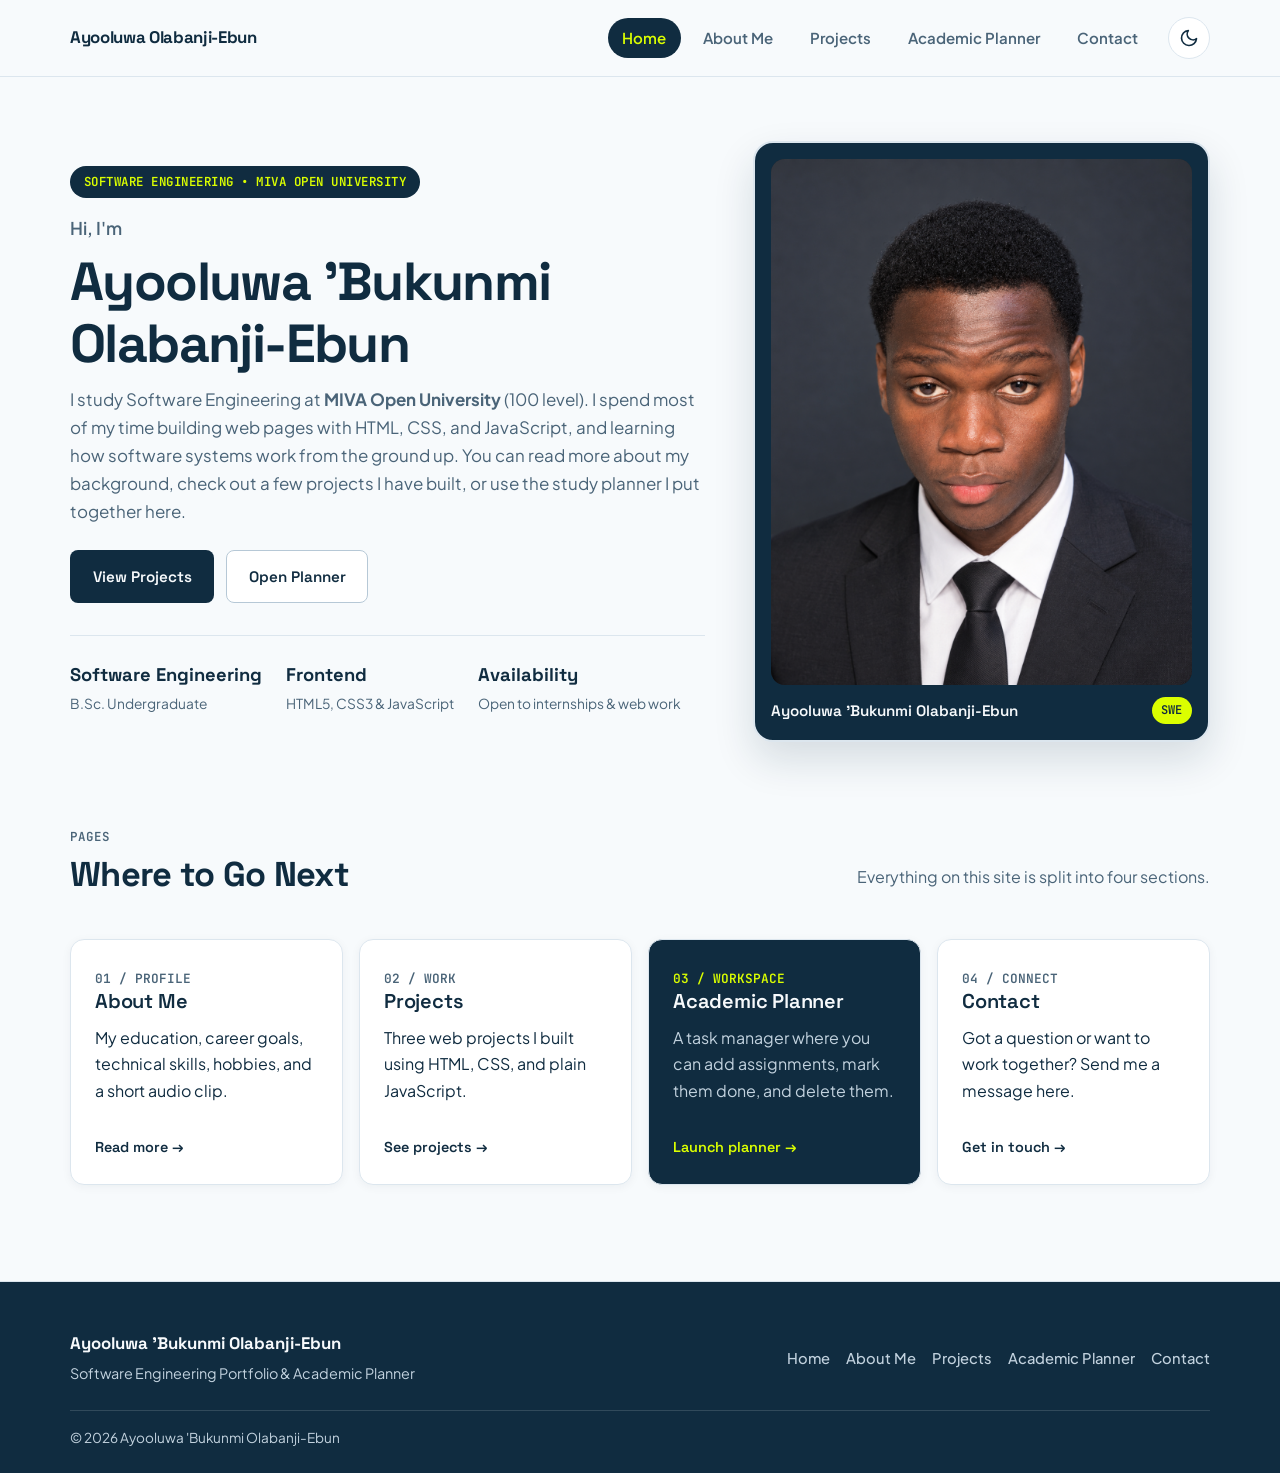
<file: index.html>
<!DOCTYPE html>
<html lang="en">
<head>
  <meta charset="UTF-8">
  <meta name="viewport" content="width=device-width, initial-scale=1.0">
  <meta name="description" content="Personal portfolio and academic planner of Ayooluwa 'Bukunmi Olabanji-Ebun, Software Engineering student at MIVA Open University.">
  <title>Ayooluwa 'Bukunmi Olabanji-Ebun | Software Engineering Portfolio</title>
  <link rel="icon" type="image/svg+xml" href="assets/images/favicon.svg">
  <link rel="preconnect" href="https://fonts.googleapis.com">
  <link rel="preconnect" href="https://fonts.gstatic.com" crossorigin>
  <link href="https://fonts.googleapis.com/css2?family=JetBrains+Mono:wght@500;600&family=Plus+Jakarta+Sans:wght@400;500;600&family=Space+Grotesk:wght@600;700&display=swap" rel="stylesheet">
  <script>
    (function () {
      try {
        var stored = localStorage.getItem("cos106_theme");
        var prefersDark = window.matchMedia("(prefers-color-scheme: dark)").matches;
        if (stored === "dark" || (!stored && prefersDark)) {
          document.documentElement.setAttribute("data-theme", "dark");
        } else {
          document.documentElement.setAttribute("data-theme", "light");
        }
      } catch (e) {}
    })();
  </script>
  <link rel="stylesheet" href="css/styles.css">
  <script defer src="js/main.js"></script>
</head>
<body>
  <a class="skip-link" href="#main-content">Skip to main content</a>

  <header class="site-header">
    <div class="container nav-bar">
      <a class="brand" href="index.html">
        <span>Ayooluwa Olabanji-Ebun</span>
      </a>

      <nav id="primary-navigation" class="nav-menu" aria-label="Primary navigation" data-nav-menu>
        <ul class="nav-list">
          <li><a class="nav-link is-active" href="index.html" aria-current="page">Home</a></li>
          <li><a class="nav-link" href="about.html">About Me</a></li>
          <li><a class="nav-link" href="projects.html">Projects</a></li>
          <li><a class="nav-link" href="planner.html">Academic Planner</a></li>
          <li><a class="nav-link" href="contact.html">Contact</a></li>
        </ul>
      </nav>

      <div class="nav-actions">
        <button class="theme-toggle" type="button" aria-label="Switch to dark theme" data-theme-toggle>
          <svg class="theme-icon icon-sun" viewBox="0 0 24 24" fill="none" stroke="currentColor" stroke-width="2" stroke-linecap="round" stroke-linejoin="round" aria-hidden="true">
            <circle cx="12" cy="12" r="5"></circle>
            <line x1="12" y1="1" x2="12" y2="3"></line>
            <line x1="12" y1="21" x2="12" y2="23"></line>
            <line x1="4.22" y1="4.22" x2="5.64" y2="5.64"></line>
            <line x1="18.36" y1="18.36" x2="19.78" y2="19.78"></line>
            <line x1="1" y1="12" x2="3" y2="12"></line>
            <line x1="21" y1="12" x2="23" y2="12"></line>
            <line x1="4.22" y1="19.78" x2="5.64" y2="18.36"></line>
            <line x1="18.36" y1="5.64" x2="19.78" y2="4.22"></line>
          </svg>
          <svg class="theme-icon icon-moon" viewBox="0 0 24 24" fill="none" stroke="currentColor" stroke-width="2" stroke-linecap="round" stroke-linejoin="round" aria-hidden="true">
            <path d="M21 12.79A9 9 0 1 1 11.21 3 7 7 0 0 0 21 12.79z"></path>
          </svg>
        </button>

        <button class="nav-toggle" type="button" aria-label="Toggle navigation menu" aria-expanded="false" aria-controls="primary-navigation" data-nav-toggle>
          <span class="nav-toggle-icon" aria-hidden="true">
            <span></span>
            <span></span>
            <span></span>
          </span>
        </button>
      </div>
    </div>
  </header>

  <main id="main-content">
    <section class="hero-section">
      <div class="container hero-grid">
        <div class="hero-copy animate-in">
          <span class="pill pill-dark">SOFTWARE ENGINEERING • MIVA OPEN UNIVERSITY</span>
          <p class="hero-greeting">Hi, I'm</p>
          <h1>Ayooluwa 'Bukunmi Olabanji-Ebun</h1>
          <p class="hero-bio">
            I study Software Engineering at <strong>MIVA Open University</strong> (100 level). I spend most of my time
            building web pages with HTML, CSS, and JavaScript, and learning how software systems work from the ground up.
            You can read more about my background, check out a few projects I have built, or use the study planner I put together here.
          </p>

          <div class="hero-actions">
            <a class="btn btn-primary" href="projects.html">View Projects</a>
            <a class="btn btn-secondary" href="planner.html">Open Planner</a>
          </div>

          <div class="hero-meta-row">
            <div class="hero-meta-item">
              <strong>Software Engineering</strong>
              <span>B.Sc. Undergraduate</span>
            </div>
            <div class="hero-meta-item">
              <strong>Frontend</strong>
              <span>HTML5, CSS3 &amp; JavaScript</span>
            </div>
            <div class="hero-meta-item">
              <strong>Availability</strong>
              <span>Open to internships &amp; web work</span>
            </div>
          </div>
        </div>

        <aside class="portrait-card animate-in delay-1" aria-label="Portrait of Ayooluwa 'Bukunmi Olabanji-Ebun">
          <div class="portrait-frame">
            <img src="assets/images/ebun.png" alt="Studio portrait of Ayooluwa 'Bukunmi Olabanji-Ebun in a dark suit and white shirt">
          </div>
          <div class="portrait-caption">
            <span class="portrait-caption-title">Ayooluwa 'Bukunmi Olabanji-Ebun</span>
            <span class="portrait-caption-tag">SWE</span>
          </div>
        </aside>
      </div>
    </section>

    <section class="section-tight">
      <div class="container">
        <div class="section-header">
          <div>
            <span class="section-kicker">Pages</span>
            <h2>Where to Go Next</h2>
          </div>
          <p class="muted-text">Everything on this site is split into four sections.</p>
        </div>

        <div class="bento-grid animate-in delay-2">
          <a class="bento-card" href="about.html">
            <div>
              <span class="bento-index">01 / PROFILE</span>
              <h3>About Me</h3>
              <p>My education, career goals, technical skills, hobbies, and a short audio clip.</p>
            </div>
            <span class="bento-link-label">Read more &rarr;</span>
          </a>

          <a class="bento-card" href="projects.html">
            <div>
              <span class="bento-index">02 / WORK</span>
              <h3>Projects</h3>
              <p>Three web projects I built using HTML, CSS, and plain JavaScript.</p>
            </div>
            <span class="bento-link-label">See projects &rarr;</span>
          </a>

          <a class="bento-card bento-card-dark" href="planner.html">
            <div>
              <span class="bento-index">03 / WORKSPACE</span>
              <h3>Academic Planner</h3>
              <p>A task manager where you can add assignments, mark them done, and delete them.</p>
            </div>
            <span class="bento-link-label">Launch planner &rarr;</span>
          </a>

          <a class="bento-card" href="contact.html">
            <div>
              <span class="bento-index">04 / CONNECT</span>
              <h3>Contact</h3>
              <p>Got a question or want to work together? Send me a message here.</p>
            </div>
            <span class="bento-link-label">Get in touch &rarr;</span>
          </a>
        </div>
      </div>
    </section>
  </main>

  <footer class="site-footer">
    <div class="container">
      <div class="footer-grid">
        <div>
          <p class="footer-brand">Ayooluwa 'Bukunmi Olabanji-Ebun</p>
          <p class="footer-sub">Software Engineering Portfolio &amp; Academic Planner</p>
        </div>
        <ul class="footer-links">
          <li><a href="index.html">Home</a></li>
          <li><a href="about.html">About Me</a></li>
          <li><a href="projects.html">Projects</a></li>
          <li><a href="planner.html">Academic Planner</a></li>
          <li><a href="contact.html">Contact</a></li>
        </ul>
      </div>
      <div class="footer-bottom">
        <span>&copy; <span id="footer-year">2026</span> Ayooluwa 'Bukunmi Olabanji-Ebun</span>
      </div>
    </div>
  </footer>
</body>
</html>
</file>
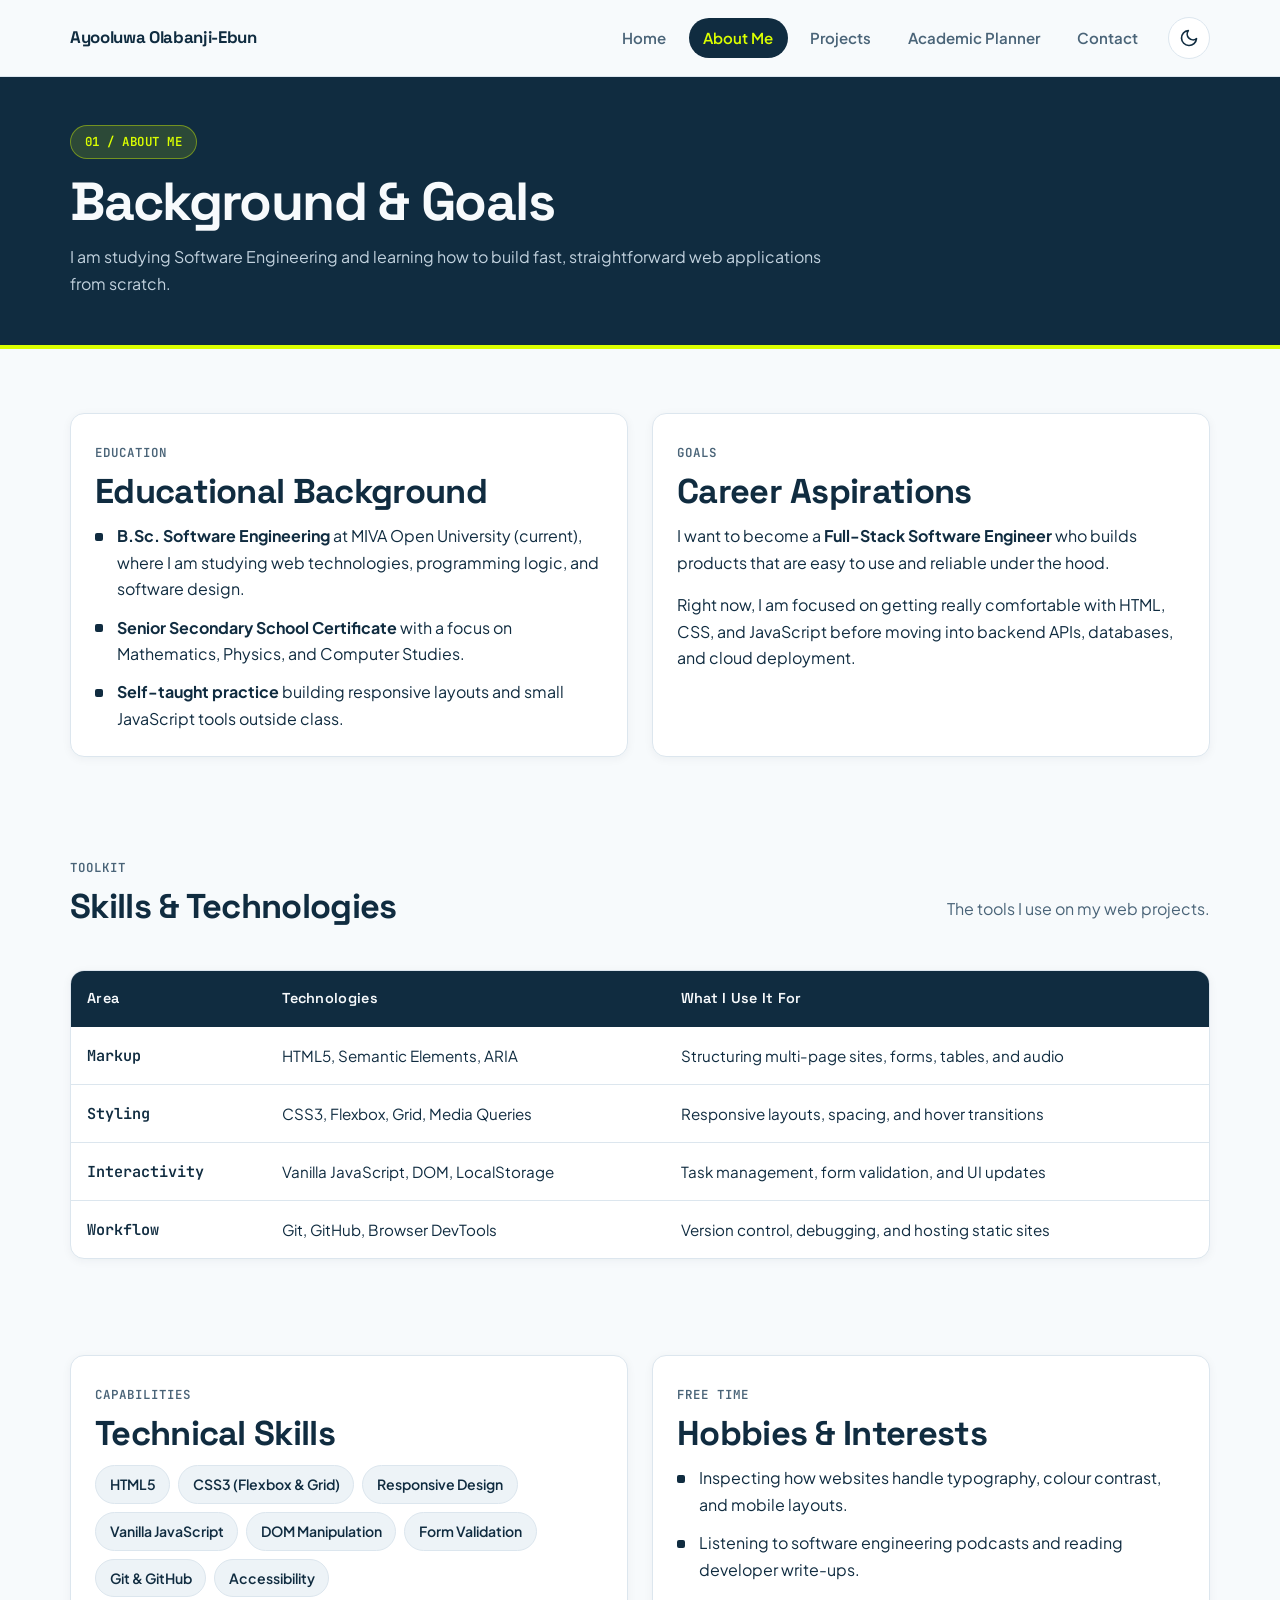
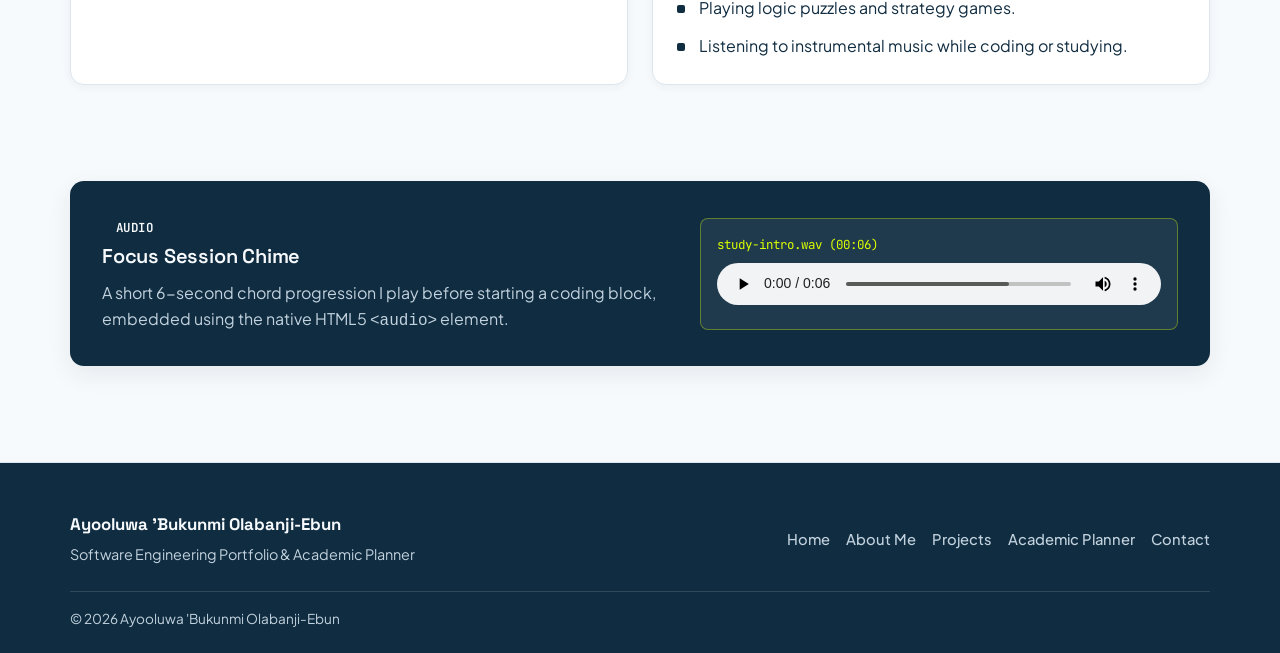
<file: about.html>
<!DOCTYPE html>
<html lang="en">
<head>
  <meta charset="UTF-8">
  <meta name="viewport" content="width=device-width, initial-scale=1.0">
  <meta name="description" content="About Ayooluwa 'Bukunmi Olabanji-Ebun: educational background, career aspirations, technical skills, and hobbies.">
  <title>About Me | Ayooluwa 'Bukunmi Olabanji-Ebun</title>
  <link rel="icon" type="image/svg+xml" href="assets/images/favicon.svg">
  <link rel="preconnect" href="https://fonts.googleapis.com">
  <link rel="preconnect" href="https://fonts.gstatic.com" crossorigin>
  <link href="https://fonts.googleapis.com/css2?family=JetBrains+Mono:wght@500;600&family=Plus+Jakarta+Sans:wght@400;500;600&family=Space+Grotesk:wght@600;700&display=swap" rel="stylesheet">
  <script>
    (function () {
      try {
        var stored = localStorage.getItem("cos106_theme");
        var prefersDark = window.matchMedia("(prefers-color-scheme: dark)").matches;
        if (stored === "dark" || (!stored && prefersDark)) {
          document.documentElement.setAttribute("data-theme", "dark");
        } else {
          document.documentElement.setAttribute("data-theme", "light");
        }
      } catch (e) {}
    })();
  </script>
  <link rel="stylesheet" href="css/styles.css">
  <script defer src="js/main.js"></script>
</head>
<body>
  <a class="skip-link" href="#main-content">Skip to main content</a>

  <header class="site-header">
    <div class="container nav-bar">
      <a class="brand" href="index.html">
        <span>Ayooluwa Olabanji-Ebun</span>
      </a>

      <nav id="primary-navigation" class="nav-menu" aria-label="Primary navigation" data-nav-menu>
        <ul class="nav-list">
          <li><a class="nav-link" href="index.html">Home</a></li>
          <li><a class="nav-link is-active" href="about.html" aria-current="page">About Me</a></li>
          <li><a class="nav-link" href="projects.html">Projects</a></li>
          <li><a class="nav-link" href="planner.html">Academic Planner</a></li>
          <li><a class="nav-link" href="contact.html">Contact</a></li>
        </ul>
      </nav>

      <div class="nav-actions">
        <button class="theme-toggle" type="button" aria-label="Switch to dark theme" data-theme-toggle>
          <svg class="theme-icon icon-sun" viewBox="0 0 24 24" fill="none" stroke="currentColor" stroke-width="2" stroke-linecap="round" stroke-linejoin="round" aria-hidden="true">
            <circle cx="12" cy="12" r="5"></circle>
            <line x1="12" y1="1" x2="12" y2="3"></line>
            <line x1="12" y1="21" x2="12" y2="23"></line>
            <line x1="4.22" y1="4.22" x2="5.64" y2="5.64"></line>
            <line x1="18.36" y1="18.36" x2="19.78" y2="19.78"></line>
            <line x1="1" y1="12" x2="3" y2="12"></line>
            <line x1="21" y1="12" x2="23" y2="12"></line>
            <line x1="4.22" y1="19.78" x2="5.64" y2="18.36"></line>
            <line x1="18.36" y1="5.64" x2="19.78" y2="4.22"></line>
          </svg>
          <svg class="theme-icon icon-moon" viewBox="0 0 24 24" fill="none" stroke="currentColor" stroke-width="2" stroke-linecap="round" stroke-linejoin="round" aria-hidden="true">
            <path d="M21 12.79A9 9 0 1 1 11.21 3 7 7 0 0 0 21 12.79z"></path>
          </svg>
        </button>

        <button class="nav-toggle" type="button" aria-label="Toggle navigation menu" aria-expanded="false" aria-controls="primary-navigation" data-nav-toggle>
          <span class="nav-toggle-icon" aria-hidden="true">
            <span></span>
            <span></span>
            <span></span>
          </span>
        </button>
      </div>
    </div>
  </header>

  <main id="main-content">
    <section class="page-banner">
      <div class="container">
        <span class="pill">01 / ABOUT ME</span>
        <h1>Background &amp; Goals</h1>
        <p>
          I am studying Software Engineering and learning how to build fast, straightforward web applications
          from scratch.
        </p>
      </div>
    </section>

    <section class="section">
      <div class="container grid-2">
        <article class="card animate-in">
          <span class="section-kicker">Education</span>
          <h2>Educational Background</h2>
          <ul class="styled-list">
            <li>
              <strong>B.Sc. Software Engineering</strong> at MIVA Open University (current), where I am studying web technologies, programming logic, and software design.
            </li>
            <li>
              <strong>Senior Secondary School Certificate</strong> with a focus on Mathematics, Physics, and Computer Studies.
            </li>
            <li>
              <strong>Self-taught practice</strong> building responsive layouts and small JavaScript tools outside class.
            </li>
          </ul>
        </article>

        <article class="card animate-in delay-1">
          <span class="section-kicker">Goals</span>
          <h2>Career Aspirations</h2>
          <p>
            I want to become a <strong>Full-Stack Software Engineer</strong> who builds products that are easy to use
            and reliable under the hood.
          </p>
          <p>
            Right now, I am focused on getting really comfortable with HTML, CSS, and JavaScript before moving
            into backend APIs, databases, and cloud deployment.
          </p>
        </article>
      </div>
    </section>

    <section class="section-tight">
      <div class="container">
        <div class="section-header">
          <div>
            <span class="section-kicker">Toolkit</span>
            <h2>Skills &amp; Technologies</h2>
          </div>
          <p class="muted-text">The tools I use on my web projects.</p>
        </div>

        <div class="table-wrapper">
          <table class="data-table">
            <thead>
              <tr>
                <th scope="col">Area</th>
                <th scope="col">Technologies</th>
                <th scope="col">What I Use It For</th>
              </tr>
            </thead>
            <tbody>
              <tr>
                <td class="course-code">Markup</td>
                <td>HTML5, Semantic Elements, ARIA</td>
                <td>Structuring multi-page sites, forms, tables, and audio</td>
              </tr>
              <tr>
                <td class="course-code">Styling</td>
                <td>CSS3, Flexbox, Grid, Media Queries</td>
                <td>Responsive layouts, spacing, and hover transitions</td>
              </tr>
              <tr>
                <td class="course-code">Interactivity</td>
                <td>Vanilla JavaScript, DOM, LocalStorage</td>
                <td>Task management, form validation, and UI updates</td>
              </tr>
              <tr>
                <td class="course-code">Workflow</td>
                <td>Git, GitHub, Browser DevTools</td>
                <td>Version control, debugging, and hosting static sites</td>
              </tr>
            </tbody>
          </table>
        </div>
      </div>
    </section>

    <section class="section">
      <div class="container grid-2">
        <article class="card">
          <span class="section-kicker">Capabilities</span>
          <h2>Technical Skills</h2>
          <ul class="skill-tags">
            <li class="skill-tag">HTML5</li>
            <li class="skill-tag">CSS3 (Flexbox &amp; Grid)</li>
            <li class="skill-tag">Responsive Design</li>
            <li class="skill-tag">Vanilla JavaScript</li>
            <li class="skill-tag">DOM Manipulation</li>
            <li class="skill-tag">Form Validation</li>
            <li class="skill-tag">Git &amp; GitHub</li>
            <li class="skill-tag">Accessibility</li>
          </ul>
        </article>

        <article class="card">
          <span class="section-kicker">Free Time</span>
          <h2>Hobbies &amp; Interests</h2>
          <ul class="styled-list">
            <li>Inspecting how websites handle typography, colour contrast, and mobile layouts.</li>
            <li>Listening to software engineering podcasts and reading developer write-ups.</li>
            <li>Playing logic puzzles and strategy games.</li>
            <li>Listening to instrumental music while coding or studying.</li>
          </ul>
        </article>
      </div>
    </section>

    <section class="section-tight">
      <div class="container">
        <div class="media-card">
          <div>
            <span class="pill">AUDIO</span>
            <h3>Focus Session Chime</h3>
            <p>
              A short 6-second chord progression I play before starting a coding block, embedded using
              the native HTML5 <code>&lt;audio&gt;</code> element.
            </p>
          </div>
          <div class="audio-box">
            <label for="study-audio">study-intro.wav (00:06)</label>
            <audio id="study-audio" controls preload="metadata">
              <source src="assets/media/study-intro.wav" type="audio/wav">
              Your browser does not support the HTML5 audio element.
            </audio>
          </div>
        </div>
      </div>
    </section>
  </main>

  <footer class="site-footer">
    <div class="container">
      <div class="footer-grid">
        <div>
          <p class="footer-brand">Ayooluwa 'Bukunmi Olabanji-Ebun</p>
          <p class="footer-sub">Software Engineering Portfolio &amp; Academic Planner</p>
        </div>
        <ul class="footer-links">
          <li><a href="index.html">Home</a></li>
          <li><a href="about.html">About Me</a></li>
          <li><a href="projects.html">Projects</a></li>
          <li><a href="planner.html">Academic Planner</a></li>
          <li><a href="contact.html">Contact</a></li>
        </ul>
      </div>
      <div class="footer-bottom">
        <span>&copy; <span id="footer-year">2026</span> Ayooluwa 'Bukunmi Olabanji-Ebun</span>
      </div>
    </div>
  </footer>
</body>
</html>
</file>
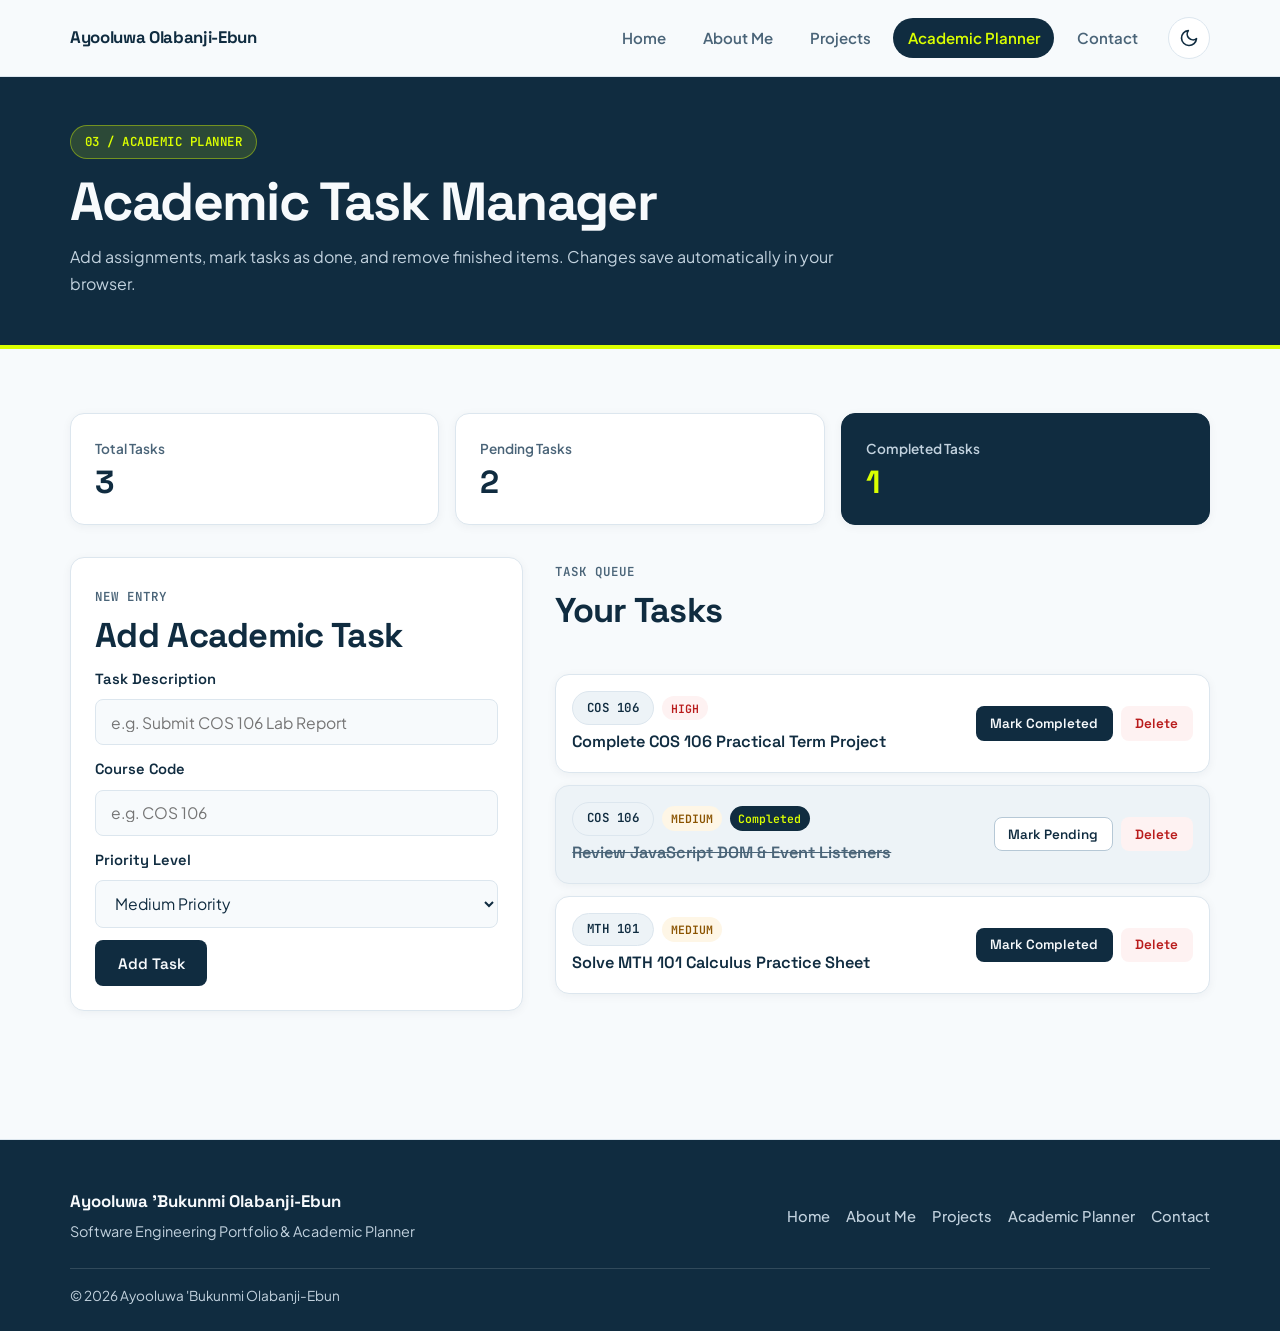
<file: planner.html>
<!DOCTYPE html>
<html lang="en">
<head>
  <meta charset="UTF-8">
  <meta name="viewport" content="width=device-width, initial-scale=1.0">
  <meta name="description" content="Interactive Academic Planner for managing university tasks, assignments, and study priorities.">
  <title>Academic Planner | Ayooluwa 'Bukunmi Olabanji-Ebun</title>
  <link rel="icon" type="image/svg+xml" href="assets/images/favicon.svg">
  <link rel="preconnect" href="https://fonts.googleapis.com">
  <link rel="preconnect" href="https://fonts.gstatic.com" crossorigin>
  <link href="https://fonts.googleapis.com/css2?family=JetBrains+Mono:wght@500;600&family=Plus+Jakarta+Sans:wght@400;500;600&family=Space+Grotesk:wght@600;700&display=swap" rel="stylesheet">
  <script>
    (function () {
      try {
        var stored = localStorage.getItem("cos106_theme");
        var prefersDark = window.matchMedia("(prefers-color-scheme: dark)").matches;
        if (stored === "dark" || (!stored && prefersDark)) {
          document.documentElement.setAttribute("data-theme", "dark");
        } else {
          document.documentElement.setAttribute("data-theme", "light");
        }
      } catch (e) {}
    })();
  </script>
  <link rel="stylesheet" href="css/styles.css">
  <script defer src="js/main.js"></script>
  <script defer src="js/planner.js"></script>
</head>
<body>
  <a class="skip-link" href="#main-content">Skip to main content</a>

  <header class="site-header">
    <div class="container nav-bar">
      <a class="brand" href="index.html">
        <span>Ayooluwa Olabanji-Ebun</span>
      </a>

      <nav id="primary-navigation" class="nav-menu" aria-label="Primary navigation" data-nav-menu>
        <ul class="nav-list">
          <li><a class="nav-link" href="index.html">Home</a></li>
          <li><a class="nav-link" href="about.html">About Me</a></li>
          <li><a class="nav-link" href="projects.html">Projects</a></li>
          <li><a class="nav-link is-active" href="planner.html" aria-current="page">Academic Planner</a></li>
          <li><a class="nav-link" href="contact.html">Contact</a></li>
        </ul>
      </nav>

      <div class="nav-actions">
        <button class="theme-toggle" type="button" aria-label="Switch to dark theme" data-theme-toggle>
          <svg class="theme-icon icon-sun" viewBox="0 0 24 24" fill="none" stroke="currentColor" stroke-width="2" stroke-linecap="round" stroke-linejoin="round" aria-hidden="true">
            <circle cx="12" cy="12" r="5"></circle>
            <line x1="12" y1="1" x2="12" y2="3"></line>
            <line x1="12" y1="21" x2="12" y2="23"></line>
            <line x1="4.22" y1="4.22" x2="5.64" y2="5.64"></line>
            <line x1="18.36" y1="18.36" x2="19.78" y2="19.78"></line>
            <line x1="1" y1="12" x2="3" y2="12"></line>
            <line x1="21" y1="12" x2="23" y2="12"></line>
            <line x1="4.22" y1="19.78" x2="5.64" y2="18.36"></line>
            <line x1="18.36" y1="5.64" x2="19.78" y2="4.22"></line>
          </svg>
          <svg class="theme-icon icon-moon" viewBox="0 0 24 24" fill="none" stroke="currentColor" stroke-width="2" stroke-linecap="round" stroke-linejoin="round" aria-hidden="true">
            <path d="M21 12.79A9 9 0 1 1 11.21 3 7 7 0 0 0 21 12.79z"></path>
          </svg>
        </button>

        <button class="nav-toggle" type="button" aria-label="Toggle navigation menu" aria-expanded="false" aria-controls="primary-navigation" data-nav-toggle>
          <span class="nav-toggle-icon" aria-hidden="true">
            <span></span>
            <span></span>
            <span></span>
          </span>
        </button>
      </div>
    </div>
  </header>

  <main id="main-content">
    <section class="page-banner">
      <div class="container">
        <span class="pill">03 / ACADEMIC PLANNER</span>
        <h1>Academic Task Manager</h1>
        <p>
          Add assignments, mark tasks as done, and remove finished items. Changes save automatically in your browser.
        </p>
      </div>
    </section>

    <section class="section">
      <div class="container">
        <div class="stats-grid" aria-live="polite">
          <div class="stat-card">
            <span class="stat-label">Total Tasks</span>
            <span class="stat-value" id="stat-total">0</span>
          </div>
          <div class="stat-card">
            <span class="stat-label">Pending Tasks</span>
            <span class="stat-value" id="stat-pending">0</span>
          </div>
          <div class="stat-card stat-card-highlight">
            <span class="stat-label">Completed Tasks</span>
            <span class="stat-value" id="stat-completed">0</span>
          </div>
        </div>

        <div class="planner-layout">
          <section class="card" aria-labelledby="add-task-heading">
            <span class="section-kicker">New Entry</span>
            <h2 id="add-task-heading">Add Academic Task</h2>

            <form id="task-form" novalidate>
              <div class="form-group">
                <label class="form-label" for="task-title">Task Description</label>
                <input class="form-control" type="text" id="task-title" name="taskTitle" placeholder="e.g. Submit COS 106 Lab Report" required>
                <span class="field-error" id="task-form-error" aria-live="polite"></span>
              </div>

              <div class="form-group">
                <label class="form-label" for="task-course">Course Code</label>
                <input class="form-control" type="text" id="task-course" name="taskCourse" placeholder="e.g. COS 106">
              </div>

              <div class="form-group">
                <label class="form-label" for="task-priority">Priority Level</label>
                <select class="form-control" id="task-priority" name="taskPriority">
                  <option value="high">High Priority</option>
                  <option value="medium" selected>Medium Priority</option>
                  <option value="low">Low Priority</option>
                </select>
              </div>

              <button class="btn btn-primary" type="submit">Add Task</button>
            </form>
          </section>

          <section aria-labelledby="task-list-heading">
            <div class="section-header">
              <div>
                <span class="section-kicker">Task Queue</span>
                <h2 id="task-list-heading">Your Tasks</h2>
              </div>
            </div>

            <ul class="task-list" id="task-list" aria-live="polite"></ul>

            <div class="empty-state" id="empty-state" hidden>
              <h3>No tasks yet</h3>
              <p>Add an assignment or study block using the form on the left.</p>
            </div>
          </section>
        </div>
      </div>
    </section>
  </main>

  <footer class="site-footer">
    <div class="container">
      <div class="footer-grid">
        <div>
          <p class="footer-brand">Ayooluwa 'Bukunmi Olabanji-Ebun</p>
          <p class="footer-sub">Software Engineering Portfolio &amp; Academic Planner</p>
        </div>
        <ul class="footer-links">
          <li><a href="index.html">Home</a></li>
          <li><a href="about.html">About Me</a></li>
          <li><a href="projects.html">Projects</a></li>
          <li><a href="planner.html">Academic Planner</a></li>
          <li><a href="contact.html">Contact</a></li>
        </ul>
      </div>
      <div class="footer-bottom">
        <span>&copy; <span id="footer-year">2026</span> Ayooluwa 'Bukunmi Olabanji-Ebun</span>
      </div>
    </div>
  </footer>
</body>
</html>
</file>
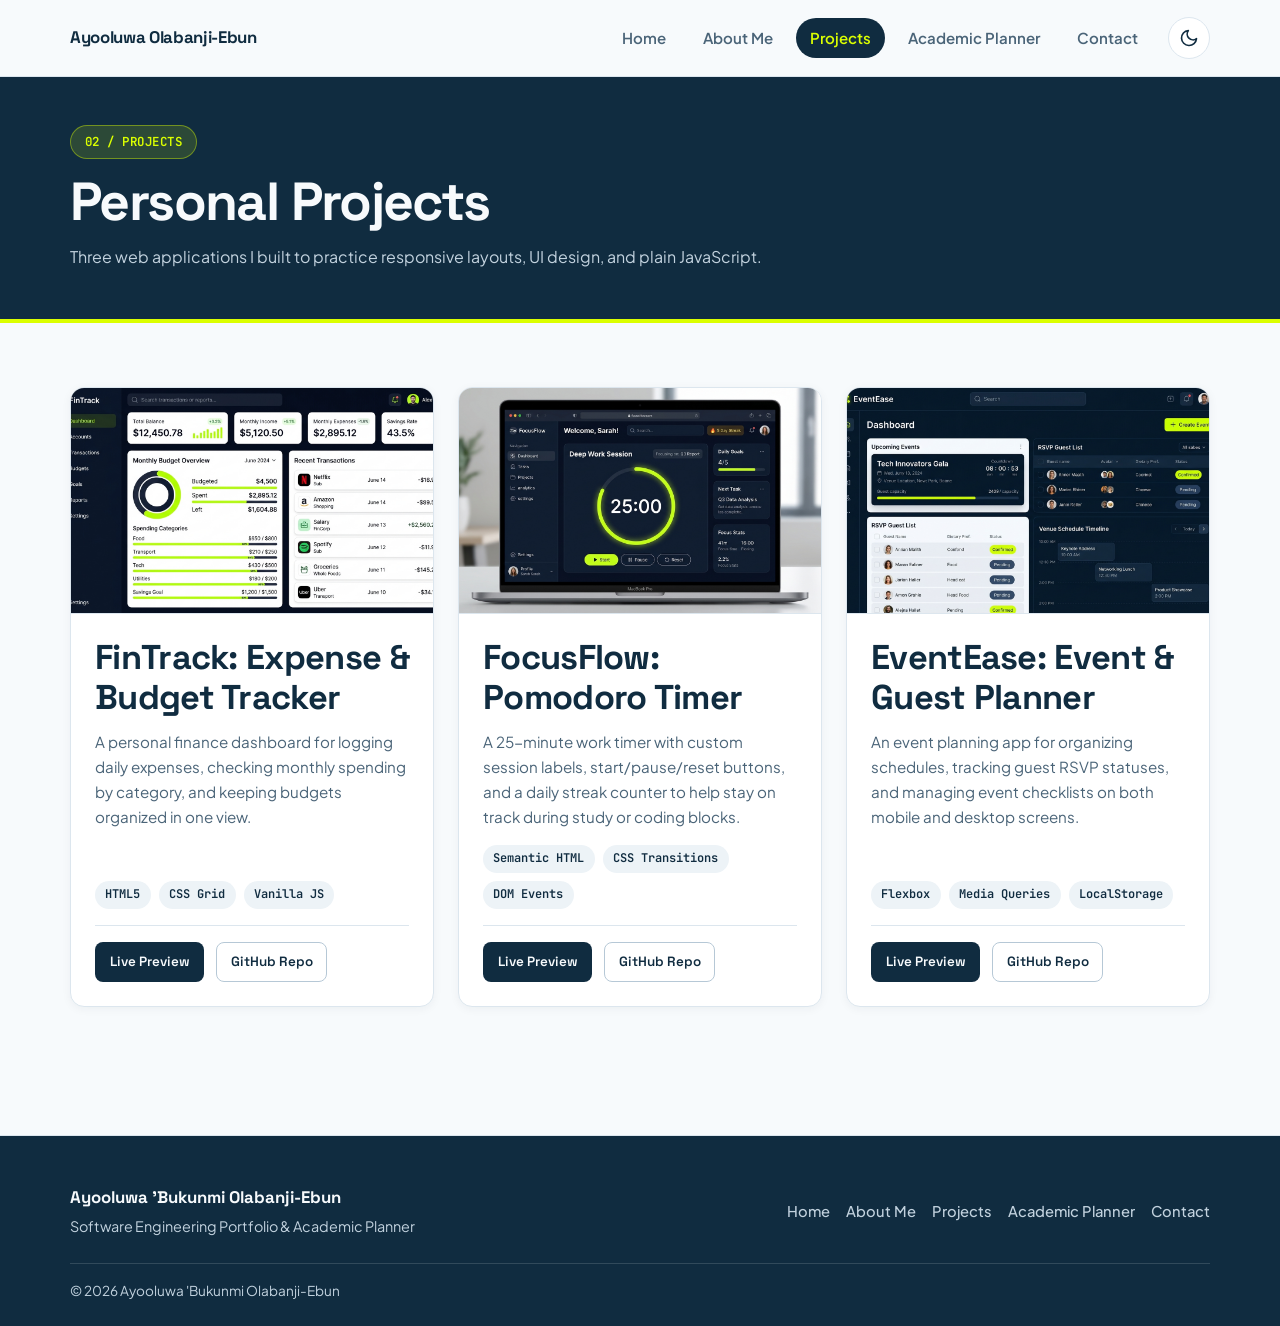
<file: projects.html>
<!DOCTYPE html>
<html lang="en">
<head>
  <meta charset="UTF-8">
  <meta name="viewport" content="width=device-width, initial-scale=1.0">
  <meta name="description" content="Personal web development projects by Ayooluwa 'Bukunmi Olabanji-Ebun.">
  <title>Projects | Ayooluwa 'Bukunmi Olabanji-Ebun</title>
  <link rel="icon" type="image/svg+xml" href="assets/images/favicon.svg">
  <link rel="preconnect" href="https://fonts.googleapis.com">
  <link rel="preconnect" href="https://fonts.gstatic.com" crossorigin>
  <link href="https://fonts.googleapis.com/css2?family=JetBrains+Mono:wght@500;600&family=Plus+Jakarta+Sans:wght@400;500;600&family=Space+Grotesk:wght@600;700&display=swap" rel="stylesheet">
  <script>
    (function () {
      try {
        var stored = localStorage.getItem("cos106_theme");
        var prefersDark = window.matchMedia("(prefers-color-scheme: dark)").matches;
        if (stored === "dark" || (!stored && prefersDark)) {
          document.documentElement.setAttribute("data-theme", "dark");
        } else {
          document.documentElement.setAttribute("data-theme", "light");
        }
      } catch (e) {}
    })();
  </script>
  <link rel="stylesheet" href="css/styles.css">
  <script defer src="js/main.js"></script>
</head>
<body>
  <a class="skip-link" href="#main-content">Skip to main content</a>

  <header class="site-header">
    <div class="container nav-bar">
      <a class="brand" href="index.html">
        <span>Ayooluwa Olabanji-Ebun</span>
      </a>

      <nav id="primary-navigation" class="nav-menu" aria-label="Primary navigation" data-nav-menu>
        <ul class="nav-list">
          <li><a class="nav-link" href="index.html">Home</a></li>
          <li><a class="nav-link" href="about.html">About Me</a></li>
          <li><a class="nav-link is-active" href="projects.html" aria-current="page">Projects</a></li>
          <li><a class="nav-link" href="planner.html">Academic Planner</a></li>
          <li><a class="nav-link" href="contact.html">Contact</a></li>
        </ul>
      </nav>

      <div class="nav-actions">
        <button class="theme-toggle" type="button" aria-label="Switch to dark theme" data-theme-toggle>
          <svg class="theme-icon icon-sun" viewBox="0 0 24 24" fill="none" stroke="currentColor" stroke-width="2" stroke-linecap="round" stroke-linejoin="round" aria-hidden="true">
            <circle cx="12" cy="12" r="5"></circle>
            <line x1="12" y1="1" x2="12" y2="3"></line>
            <line x1="12" y1="21" x2="12" y2="23"></line>
            <line x1="4.22" y1="4.22" x2="5.64" y2="5.64"></line>
            <line x1="18.36" y1="18.36" x2="19.78" y2="19.78"></line>
            <line x1="1" y1="12" x2="3" y2="12"></line>
            <line x1="21" y1="12" x2="23" y2="12"></line>
            <line x1="4.22" y1="19.78" x2="5.64" y2="18.36"></line>
            <line x1="18.36" y1="5.64" x2="19.78" y2="4.22"></line>
          </svg>
          <svg class="theme-icon icon-moon" viewBox="0 0 24 24" fill="none" stroke="currentColor" stroke-width="2" stroke-linecap="round" stroke-linejoin="round" aria-hidden="true">
            <path d="M21 12.79A9 9 0 1 1 11.21 3 7 7 0 0 0 21 12.79z"></path>
          </svg>
        </button>

        <button class="nav-toggle" type="button" aria-label="Toggle navigation menu" aria-expanded="false" aria-controls="primary-navigation" data-nav-toggle>
          <span class="nav-toggle-icon" aria-hidden="true">
            <span></span>
            <span></span>
            <span></span>
          </span>
        </button>
      </div>
    </div>
  </header>

  <main id="main-content">
    <section class="page-banner">
      <div class="container">
        <span class="pill">02 / PROJECTS</span>
        <h1>Personal Projects</h1>
        <p>
          Three web applications I built to practice responsive layouts, UI design, and plain JavaScript.
        </p>
      </div>
    </section>

    <section class="section">
      <div class="container">
        <div class="grid-3">
          <article class="project-card animate-in">
            <div class="project-thumb">
              <img src="assets/images/project-1.jpg" alt="Screenshot of the FinTrack Personal Expense and Budget Tracker interface">
            </div>
            <div class="project-body">
              <h2>FinTrack: Expense &amp; Budget Tracker</h2>
              <p>
                A personal finance dashboard for logging daily expenses, checking monthly spending by category,
                and keeping budgets organized in one view.
              </p>
              <ul class="project-tags">
                <li>HTML5</li>
                <li>CSS Grid</li>
                <li>Vanilla JS</li>
              </ul>
              <div class="project-links">
                <a class="btn btn-primary btn-sm" href="https://github.com" target="_blank" rel="noopener noreferrer">Live Preview</a>
                <a class="btn btn-secondary btn-sm" href="https://github.com" target="_blank" rel="noopener noreferrer">GitHub Repo</a>
              </div>
            </div>
          </article>

          <article class="project-card animate-in delay-1">
            <div class="project-thumb">
              <img src="assets/images/project-2.jpg" alt="Screenshot of the FocusFlow Pomodoro Productivity Timer web app">
            </div>
            <div class="project-body">
              <h2>FocusFlow: Pomodoro Timer</h2>
              <p>
                A 25-minute work timer with custom session labels, start/pause/reset buttons, and a daily
                streak counter to help stay on track during study or coding blocks.
              </p>
              <ul class="project-tags">
                <li>Semantic HTML</li>
                <li>CSS Transitions</li>
                <li>DOM Events</li>
              </ul>
              <div class="project-links">
                <a class="btn btn-primary btn-sm" href="https://github.com" target="_blank" rel="noopener noreferrer">Live Preview</a>
                <a class="btn btn-secondary btn-sm" href="https://github.com" target="_blank" rel="noopener noreferrer">GitHub Repo</a>
              </div>
            </div>
          </article>

          <article class="project-card animate-in delay-2">
            <div class="project-thumb">
              <img src="assets/images/project-3.jpg" alt="Screenshot of the EventEase Event and Guest Planner application">
            </div>
            <div class="project-body">
              <h2>EventEase: Event &amp; Guest Planner</h2>
              <p>
                An event planning app for organizing schedules, tracking guest RSVP statuses, and managing
                event checklists on both mobile and desktop screens.
              </p>
              <ul class="project-tags">
                <li>Flexbox</li>
                <li>Media Queries</li>
                <li>LocalStorage</li>
              </ul>
              <div class="project-links">
                <a class="btn btn-primary btn-sm" href="https://github.com" target="_blank" rel="noopener noreferrer">Live Preview</a>
                <a class="btn btn-secondary btn-sm" href="https://github.com" target="_blank" rel="noopener noreferrer">GitHub Repo</a>
              </div>
            </div>
          </article>
        </div>
      </div>
    </section>
  </main>

  <footer class="site-footer">
    <div class="container">
      <div class="footer-grid">
        <div>
          <p class="footer-brand">Ayooluwa 'Bukunmi Olabanji-Ebun</p>
          <p class="footer-sub">Software Engineering Portfolio &amp; Academic Planner</p>
        </div>
        <ul class="footer-links">
          <li><a href="index.html">Home</a></li>
          <li><a href="about.html">About Me</a></li>
          <li><a href="projects.html">Projects</a></li>
          <li><a href="planner.html">Academic Planner</a></li>
          <li><a href="contact.html">Contact</a></li>
        </ul>
      </div>
      <div class="footer-bottom">
        <span>&copy; <span id="footer-year">2026</span> Ayooluwa 'Bukunmi Olabanji-Ebun</span>
      </div>
    </div>
  </footer>
</body>
</html>
</file>
<file: css/styles.css>
/* ==========================================================================
   COS 106 – Student Portfolio & Academic Management Website
   Design System: Editorial Bento Studio
   Palette: Midnight Navy (#102c40) | Cloud White (#f7fafc) | Electric Lime (#dbff00)
   ========================================================================== */

:root {
  /* Core Palette */
  --color-navy: #102c40;
  --color-navy-deep: #0b1f2e;
  --color-navy-soft: #1a3f59;
  --color-cloud: #f7fafc;
  --color-surface: #ffffff;
  --color-surface-muted: #edf3f7;
  --color-lime: #dbff00;
  --color-lime-hover: #c8eb00;

  /* Semantic Theme Tokens */
  --color-text: #102c40;
  --color-heading: #102c40;
  --color-text-muted: #4a6478;
  --color-text-on-dark: #f7fafc;
  --color-text-on-dark-muted: #c2d2de;
  --color-border: #dce6ee;
  --color-border-strong: #b6c8d6;

  /* Component Surfaces */
  --color-header-bg: rgba(247, 250, 252, 0.94);
  --color-banner-bg: #102c40;
  --color-card-dark: #102c40;
  --color-footer-bg: #102c40;
  --color-input-bg: #f7fafc;

  /* Semantic Status */
  --color-error: #b91c1c;
  --color-error-bg: #fef2f2;
  --color-success: #0f5132;
  --color-success-bg: #e8f7ee;
  --color-warn: #8a5300;
  --color-warn-bg: #fef6e6;

  /* Typography */
  --font-heading: 'Space Grotesk', system-ui, -apple-system, sans-serif;
  --font-body: 'Plus Jakarta Sans', system-ui, -apple-system, sans-serif;
  --font-mono: 'JetBrains Mono', ui-monospace, SFMono-Regular, monospace;

  /* Spacing Scale */
  --space-1: 0.25rem;
  --space-2: 0.5rem;
  --space-3: 0.75rem;
  --space-4: 1rem;
  --space-5: 1.5rem;
  --space-6: 2rem;
  --space-7: 3rem;
  --space-8: 4rem;
  --space-9: 5.5rem;

  /* Radii & Elevation */
  --radius-sm: 8px;
  --radius-md: 14px;
  --radius-lg: 20px;
  --radius-pill: 9999px;

  --shadow-sm: 0 2px 10px rgba(16, 44, 64, 0.05);
  --shadow-md: 0 8px 24px rgba(16, 44, 64, 0.08);
  --shadow-lg: 0 18px 40px rgba(16, 44, 64, 0.14);

  /* Layout & Motion */
  --container-max: 1140px;
  --header-height: 76px;
  --transition-fast: 180ms cubic-bezier(0.22, 1, 0.36, 1);
  --transition-base: 280ms cubic-bezier(0.22, 1, 0.36, 1);
}

/* ==========================================================================
   Dark Theme Overrides
   ========================================================================== */
[data-theme="dark"] {
  /* Dark Core Palette */
  --color-cloud: #081119;
  --color-surface: #0e1e2b;
  --color-surface-muted: #142838;

  /* Dark Semantic Tokens */
  --color-text: #f1f5f9;
  --color-heading: #ffffff;
  --color-text-muted: #9ab2c5;
  --color-border: #1a384f;
  --color-border-strong: #295577;

  /* Dark Component Surfaces */
  --color-header-bg: rgba(8, 17, 25, 0.94);
  --color-banner-bg: #0b1823;
  --color-card-dark: #0a1722;
  --color-footer-bg: #050b10;
  --color-input-bg: #0a1722;

  /* Dark Semantic Status Overrides */
  --color-error: #f87171;
  --color-error-bg: rgba(239, 68, 68, 0.14);
  --color-success: #4ade80;
  --color-success-bg: rgba(34, 197, 94, 0.14);
  --color-warn: #fbbf24;
  --color-warn-bg: rgba(245, 158, 11, 0.14);

  /* Elevation in Dark Mode */
  --shadow-sm: 0 2px 10px rgba(0, 0, 0, 0.35);
  --shadow-md: 0 8px 24px rgba(0, 0, 0, 0.5);
  --shadow-lg: 0 18px 40px rgba(0, 0, 0, 0.7);
}

/* ==========================================================================
   Reset & Base
   ========================================================================== */
*,
*::before,
*::after {
  box-sizing: border-box;
}

html {
  scroll-behavior: smooth;
  -webkit-text-size-adjust: 100%;
}

body {
  margin: 0;
  font-family: var(--font-body);
  font-size: 1rem;
  line-height: 1.65;
  color: var(--color-text);
  background-color: var(--color-cloud);
  min-height: 100vh;
  display: flex;
  flex-direction: column;
  overflow-x: hidden;
}

main {
  flex: 1;
}

img {
  display: block;
  max-width: 100%;
  height: auto;
}

h1, h2, h3, h4 {
  margin: 0 0 var(--space-3);
  font-family: var(--font-heading);
  font-weight: 700;
  color: var(--color-heading);
  line-height: 1.15;
}

h1 {
  font-size: clamp(2.15rem, 4.4vw, 3.35rem);
  letter-spacing: -0.03em;
}

h2 {
  font-size: clamp(1.55rem, 2.8vw, 2.15rem);
  letter-spacing: -0.02em;
}

h3 {
  font-size: 1.25rem;
  font-weight: 600;
  letter-spacing: -0.01em;
}

p {
  margin: 0 0 var(--space-4);
}

a {
  color: inherit;
  text-decoration: none;
}

ul, ol {
  margin: 0;
  padding: 0;
}

:focus-visible {
  outline: 2px solid var(--color-navy);
  outline-offset: 3px;
  box-shadow: 0 0 0 5px rgba(219, 255, 0, 0.75);
}

.sr-only {
  position: absolute;
  width: 1px;
  height: 1px;
  padding: 0;
  margin: -1px;
  overflow: hidden;
  clip: rect(0, 0, 0, 0);
  white-space: nowrap;
  border: 0;
}

.skip-link {
  position: absolute;
  left: -9999px;
  top: var(--space-3);
  z-index: 999;
  padding: var(--space-3) var(--space-4);
  background: var(--color-navy);
  color: var(--color-lime);
  font-family: var(--font-heading);
  font-weight: 600;
  border-radius: var(--radius-sm);
}

.skip-link:focus {
  left: var(--space-4);
}

/* ==========================================================================
   Layout Utilities
   ========================================================================== */
.container {
  width: min(var(--container-max), 92%);
  margin-inline: auto;
}

.section {
  padding-block: var(--space-8);
}

.section-tight {
  padding-block: var(--space-6);
}

.section-header {
  display: flex;
  flex-wrap: wrap;
  justify-content: space-between;
  align-items: flex-end;
  gap: var(--space-4);
  margin-bottom: var(--space-6);
}

.section-kicker {
  display: inline-block;
  font-family: var(--font-mono);
  font-size: 0.78rem;
  font-weight: 600;
  letter-spacing: 0.08em;
  text-transform: uppercase;
  color: var(--color-text-muted);
  margin-bottom: var(--space-2);
}

.muted-text {
  color: var(--color-text-muted);
}

/* ==========================================================================
   Animations
   ========================================================================== */
@keyframes fadeRise {
  from {
    opacity: 0;
    transform: translateY(14px);
  }
  to {
    opacity: 1;
    transform: translateY(0);
  }
}

.animate-in {
  animation: fadeRise 520ms cubic-bezier(0.22, 1, 0.36, 1) both;
}

.delay-1 {
  animation-delay: 80ms;
}

.delay-2 {
  animation-delay: 160ms;
}

@media (prefers-reduced-motion: reduce) {
  *, *::before, *::after {
    animation-duration: 0.01ms !important;
    animation-iteration-count: 1 !important;
    transition-duration: 0.01ms !important;
    scroll-behavior: auto !important;
  }
}

/* ==========================================================================
   Header & Navigation
   ========================================================================== */
.site-header {
  position: sticky;
  top: 0;
  z-index: 100;
  background-color: var(--color-header-bg);
  backdrop-filter: blur(10px);
  border-bottom: 1px solid var(--color-border);
}

.nav-bar {
  display: flex;
  align-items: center;
  justify-content: space-between;
  min-height: var(--header-height);
  gap: var(--space-4);
}

.brand {
  display: inline-flex;
  align-items: center;
  gap: var(--space-3);
  font-family: var(--font-heading);
  font-weight: 700;
  font-size: 1.05rem;
  letter-spacing: -0.02em;
  color: var(--color-heading);
  white-space: nowrap;
}

.brand-mark {
  display: inline-grid;
  place-items: center;
  width: 38px;
  height: 38px;
  border-radius: var(--radius-sm);
  background-color: var(--color-navy);
  color: var(--color-lime);
  font-family: var(--font-mono);
  font-size: 0.9rem;
  font-weight: 700;
  transition: transform var(--transition-fast);
}

.brand:hover .brand-mark {
  transform: rotate(-4deg) scale(1.04);
}

.nav-menu {
  margin-left: auto;
}

.nav-list {
  display: flex;
  align-items: center;
  gap: var(--space-2);
  list-style: none;
}

.nav-link {
  position: relative;
  display: inline-flex;
  align-items: center;
  padding: 0.5rem 0.9rem;
  border-radius: var(--radius-pill);
  font-size: 0.94rem;
  font-weight: 600;
  color: var(--color-text-muted);
  white-space: nowrap;
  transition: color var(--transition-fast), background-color var(--transition-fast);
}

.nav-link:hover {
  color: var(--color-heading);
  background-color: var(--color-surface-muted);
}

.nav-link.is-active,
.nav-link[aria-current="page"] {
  background-color: var(--color-navy);
  color: var(--color-lime);
}

[data-theme="dark"] .nav-link.is-active,
[data-theme="dark"] .nav-link[aria-current="page"] {
  background-color: var(--color-surface-muted);
  color: var(--color-lime);
  border: 1px solid var(--color-border);
}

.nav-actions {
  display: flex;
  align-items: center;
  gap: var(--space-2);
}

.theme-toggle {
  display: inline-flex;
  align-items: center;
  justify-content: center;
  width: 42px;
  height: 42px;
  border-radius: var(--radius-pill);
  border: 1px solid var(--color-border);
  background-color: var(--color-surface);
  color: var(--color-text);
  cursor: pointer;
  padding: 0;
  transition: background-color var(--transition-fast), border-color var(--transition-fast), transform var(--transition-fast), color var(--transition-fast);
  flex-shrink: 0;
}

.theme-toggle:hover {
  background-color: var(--color-surface-muted);
  border-color: var(--color-border-strong);
  color: var(--color-lime);
  transform: scale(1.05);
}

.theme-toggle:focus-visible {
  outline: 2px solid var(--color-lime);
  outline-offset: 2px;
}

.theme-toggle .theme-icon {
  width: 20px;
  height: 20px;
  display: block;
  transition: transform var(--transition-fast);
}

/* Light mode defaults: show moon (switch to dark), hide sun */
.theme-toggle .icon-sun {
  display: none;
}
.theme-toggle .icon-moon {
  display: block;
}

/* Dark mode: show sun (switch to light), hide moon */
[data-theme="dark"] .theme-toggle .icon-sun {
  display: block;
  color: var(--color-lime);
}
[data-theme="dark"] .theme-toggle .icon-moon {
  display: none;
}

.nav-toggle {
  display: none;
  align-items: center;
  justify-content: center;
  width: 44px;
  height: 44px;
  border: 1px solid var(--color-border);
  border-radius: var(--radius-sm);
  background-color: var(--color-surface);
  color: var(--color-heading);
  cursor: pointer;
  transition: background-color var(--transition-fast), border-color var(--transition-fast);
}

.nav-toggle:hover {
  background-color: var(--color-surface-muted);
}

.nav-toggle-icon {
  display: flex;
  flex-direction: column;
  gap: 5px;
  width: 20px;
}

.nav-toggle-icon span {
  display: block;
  height: 2px;
  width: 100%;
  background-color: var(--color-heading);
  border-radius: 2px;
  transition: transform var(--transition-fast), opacity var(--transition-fast);
}

.nav-toggle[aria-expanded="true"] .nav-toggle-icon span:nth-child(1) {
  transform: translateY(7px) rotate(45deg);
}

.nav-toggle[aria-expanded="true"] .nav-toggle-icon span:nth-child(2) {
  opacity: 0;
}

.nav-toggle[aria-expanded="true"] .nav-toggle-icon span:nth-child(3) {
  transform: translateY(-7px) rotate(-45deg);
}

/* ==========================================================================
   Buttons & Badges
   ========================================================================== */
.btn {
  display: inline-flex;
  align-items: center;
  justify-content: center;
  gap: var(--space-2);
  padding: 0.8rem 1.35rem;
  border-radius: var(--radius-sm);
  font-family: var(--font-heading);
  font-size: 0.95rem;
  font-weight: 600;
  border: 1.5px solid transparent;
  cursor: pointer;
  transition: transform var(--transition-fast), background-color var(--transition-fast),
    color var(--transition-fast), border-color var(--transition-fast), box-shadow var(--transition-fast);
}

.btn:hover {
  transform: translateY(-2px);
}

.btn:active {
  transform: translateY(0);
}

.btn-primary {
  background-color: var(--color-navy);
  color: var(--color-text-on-dark);
}

.btn-primary:hover {
  background-color: var(--color-navy-deep);
  box-shadow: var(--shadow-md);
}

.btn-accent {
  background-color: var(--color-lime);
  color: var(--color-navy);
  border-color: var(--color-lime);
}

.btn-accent:hover {
  background-color: var(--color-lime-hover);
  box-shadow: var(--shadow-md);
}

.btn-secondary {
  background-color: var(--color-surface);
  color: var(--color-heading);
  border-color: var(--color-border-strong);
}

.btn-secondary:hover {
  background-color: var(--color-surface-muted);
  border-color: var(--color-heading);
}

/* Dark theme button contrast enhancements */
[data-theme="dark"] .btn-primary {
  background-color: var(--color-lime);
  color: #081119;
  font-weight: 700;
  border-color: var(--color-lime);
}

[data-theme="dark"] .btn-primary:hover {
  background-color: var(--color-lime-hover);
  box-shadow: 0 4px 20px rgba(219, 255, 0, 0.25);
}

[data-theme="dark"] .btn-secondary {
  background-color: var(--color-surface);
  color: #f1f5f9;
  border-color: var(--color-border-strong);
}

[data-theme="dark"] .btn-secondary:hover {
  background-color: var(--color-surface-muted);
  color: #ffffff;
  border-color: var(--color-lime);
}

.btn-sm {
  padding: 0.48rem 0.85rem;
  font-size: 0.84rem;
}

.pill {
  display: inline-flex;
  align-items: center;
  gap: var(--space-2);
  padding: 0.35rem 0.85rem;
  border-radius: var(--radius-pill);
  font-family: var(--font-mono);
  font-size: 0.78rem;
  font-weight: 600;
  letter-spacing: 0.04em;
}

.pill-dark {
  background-color: var(--color-navy);
  color: var(--color-lime);
}

.pill-muted {
  background-color: var(--color-surface-muted);
  color: var(--color-navy);
  border: 1px solid var(--color-border);
}

/* ==========================================================================
   Page Hero & Homepage Bento
   ========================================================================== */
.hero-section {
  padding-block: var(--space-8) var(--space-7);
}

.hero-grid {
  display: grid;
  grid-template-columns: 1.25fr 0.9fr;
  gap: var(--space-7);
  align-items: center;
}

.hero-copy .pill {
  margin-bottom: var(--space-4);
}

.hero-greeting {
  font-size: 1.1rem;
  font-weight: 600;
  color: var(--color-text-muted);
  margin-bottom: var(--space-2);
}

.hero-bio {
  font-size: 1.06rem;
  color: var(--color-text-muted);
  max-width: 58ch;
  margin-bottom: var(--space-5);
}

.hero-actions {
  display: flex;
  flex-wrap: wrap;
  gap: var(--space-3);
  margin-bottom: var(--space-6);
}

.hero-meta-row {
  display: flex;
  flex-wrap: wrap;
  gap: var(--space-5);
  padding-top: var(--space-5);
  border-top: 1px solid var(--color-border);
}

.hero-meta-item strong {
  display: block;
  font-family: var(--font-heading);
  font-size: 1.15rem;
  color: var(--color-navy);
}

.hero-meta-item span {
  font-size: 0.86rem;
  color: var(--color-text-muted);
}

.portrait-card {
  position: relative;
  background-color: var(--color-card-dark);
  border-radius: var(--radius-lg);
  padding: var(--space-4);
  box-shadow: var(--shadow-lg);
  border: 2px solid var(--color-border);
}

.portrait-frame {
  border-radius: var(--radius-md);
  overflow: hidden;
  background-color: #1c242b;
  aspect-ratio: 4 / 5;
}

.portrait-frame img {
  width: 100%;
  height: 100%;
  object-fit: cover;
  object-position: center top;
  transition: transform var(--transition-base);
}

.portrait-card:hover .portrait-frame img {
  transform: scale(1.02);
}

.portrait-caption {
  display: flex;
  justify-content: space-between;
  align-items: center;
  gap: var(--space-3);
  padding-top: var(--space-3);
  color: var(--color-text-on-dark);
}

.portrait-caption-title {
  font-family: var(--font-heading);
  font-size: 0.95rem;
  font-weight: 600;
}

.portrait-caption-tag {
  font-family: var(--font-mono);
  font-size: 0.75rem;
  font-weight: 600;
  color: var(--color-navy);
  background-color: var(--color-lime);
  padding: 0.2rem 0.6rem;
  border-radius: var(--radius-pill);
}

/* Bento Quick-Links Grid */
.bento-grid {
  display: grid;
  grid-template-columns: repeat(4, 1fr);
  gap: var(--space-4);
}

.bento-card {
  display: flex;
  flex-direction: column;
  justify-content: space-between;
  gap: var(--space-4);
  padding: var(--space-5);
  background-color: var(--color-surface);
  border: 1px solid var(--color-border);
  border-radius: var(--radius-md);
  box-shadow: var(--shadow-sm);
  transition: transform var(--transition-fast), box-shadow var(--transition-fast),
    border-color var(--transition-fast);
}

.bento-card:hover {
  transform: translateY(-4px);
  box-shadow: var(--shadow-md);
  border-color: var(--color-navy);
}

.bento-card-dark {
  background-color: var(--color-card-dark);
  color: var(--color-text-on-dark);
  border-color: var(--color-border);
}

.bento-card-dark h3 {
  color: var(--color-text-on-dark);
}

.bento-card-dark p {
  color: var(--color-text-on-dark-muted);
}

.bento-index {
  font-family: var(--font-mono);
  font-size: 0.8rem;
  font-weight: 600;
  color: var(--color-text-muted);
}

.bento-card-dark .bento-index {
  color: var(--color-lime);
}

.bento-link-label {
  display: inline-flex;
  align-items: center;
  gap: var(--space-2);
  font-family: var(--font-heading);
  font-size: 0.9rem;
  font-weight: 600;
}

.bento-card-dark .bento-link-label {
  color: var(--color-lime);
}

/* ==========================================================================
   Interior Page Banner
   ========================================================================== */
.page-banner {
  background-color: var(--color-banner-bg);
  color: var(--color-text-on-dark);
  padding-block: var(--space-7);
  border-bottom: 4px solid var(--color-lime);
}

.page-banner h1 {
  color: var(--color-text-on-dark);
  margin-bottom: var(--space-3);
}

.page-banner p {
  color: var(--color-text-on-dark-muted);
  max-width: 64ch;
  margin-bottom: 0;
}

.page-banner .pill {
  margin-bottom: var(--space-3);
  background-color: rgba(219, 255, 0, 0.14);
  color: var(--color-lime);
  border: 1px solid rgba(219, 255, 0, 0.4);
}

/* ==========================================================================
   Cards & About Page Components
   ========================================================================== */
.card {
  background-color: var(--color-surface);
  border: 1px solid var(--color-border);
  border-radius: var(--radius-md);
  padding: var(--space-5);
  box-shadow: var(--shadow-sm);
}

.grid-2 {
  display: grid;
  grid-template-columns: repeat(2, 1fr);
  gap: var(--space-5);
}

.grid-3 {
  display: grid;
  grid-template-columns: repeat(3, 1fr);
  gap: var(--space-5);
}

.styled-list {
  list-style: none;
  display: grid;
  gap: var(--space-3);
}

.styled-list li {
  position: relative;
  padding-left: 1.35rem;
}

.styled-list li::before {
  content: "";
  position: absolute;
  left: 0;
  top: 0.6em;
  width: 8px;
  height: 8px;
  border-radius: 2px;
  background-color: var(--color-navy);
}

.skill-tags {
  display: flex;
  flex-wrap: wrap;
  gap: var(--space-2);
  list-style: none;
}

.skill-tag {
  padding: 0.42rem 0.85rem;
  border-radius: var(--radius-pill);
  background-color: var(--color-surface-muted);
  border: 1px solid var(--color-border);
  font-size: 0.88rem;
  font-weight: 600;
  color: var(--color-navy);
}

/* Coursework Table */
.table-wrapper {
  width: 100%;
  overflow-x: auto;
  background-color: var(--color-surface);
  border: 1px solid var(--color-border);
  border-radius: var(--radius-md);
  box-shadow: var(--shadow-sm);
}

.data-table {
  width: 100%;
  border-collapse: collapse;
  text-align: left;
  min-width: 580px;
}

.data-table thead {
  background-color: var(--color-navy);
  color: var(--color-text-on-dark);
}

.data-table th {
  padding: var(--space-4);
  font-family: var(--font-heading);
  font-size: 0.9rem;
  font-weight: 600;
  letter-spacing: 0.02em;
}

.data-table td {
  padding: var(--space-4);
  border-bottom: 1px solid var(--color-border);
  font-size: 0.95rem;
}

.data-table tbody tr:last-child td {
  border-bottom: none;
}

.data-table tbody tr:hover {
  background-color: var(--color-cloud);
}

.course-code {
  font-family: var(--font-mono);
  font-weight: 600;
  font-size: 0.88rem;
  color: var(--color-navy);
}

/* Audio Multimedia Card */
.media-card {
  display: grid;
  grid-template-columns: 1.2fr 1fr;
  gap: var(--space-5);
  align-items: center;
  background-color: var(--color-navy);
  color: var(--color-text-on-dark);
  border-radius: var(--radius-md);
  padding: var(--space-6);
  box-shadow: var(--shadow-md);
}

.media-card h3 {
  color: var(--color-text-on-dark);
}

.media-card p {
  color: var(--color-text-on-dark-muted);
  margin-bottom: 0;
}

.audio-box {
  background-color: rgba(255, 255, 255, 0.07);
  border: 1px solid rgba(219, 255, 0, 0.35);
  border-radius: var(--radius-sm);
  padding: var(--space-4);
}

.audio-box label {
  display: block;
  font-family: var(--font-mono);
  font-size: 0.78rem;
  color: var(--color-lime);
  margin-bottom: var(--space-2);
}

.audio-box audio {
  width: 100%;
  height: 42px;
}

/* ==========================================================================
   Projects Page
   ========================================================================== */
.project-card {
  display: flex;
  flex-direction: column;
  background-color: var(--color-surface);
  border: 1px solid var(--color-border);
  border-radius: var(--radius-md);
  overflow: hidden;
  box-shadow: var(--shadow-sm);
  transition: transform var(--transition-fast), box-shadow var(--transition-fast),
    border-color var(--transition-fast);
}

.project-card:hover {
  transform: translateY(-5px);
  box-shadow: var(--shadow-lg);
  border-color: var(--color-navy);
}

.project-thumb {
  aspect-ratio: 16 / 10;
  background-color: var(--color-navy);
  overflow: hidden;
  border-bottom: 1px solid var(--color-border);
}

.project-thumb img {
  width: 100%;
  height: 100%;
  object-fit: cover;
  transition: transform var(--transition-base);
}

.project-card:hover .project-thumb img {
  transform: scale(1.03);
}

.project-body {
  display: flex;
  flex-direction: column;
  flex: 1;
  padding: var(--space-5);
}

.project-body p {
  color: var(--color-text-muted);
  font-size: 0.95rem;
}

.project-tags {
  display: flex;
  flex-wrap: wrap;
  gap: var(--space-2);
  list-style: none;
  margin-top: auto;
  margin-bottom: var(--space-4);
}

.project-tags li {
  font-family: var(--font-mono);
  font-size: 0.75rem;
  font-weight: 600;
  padding: 0.25rem 0.65rem;
  border-radius: var(--radius-pill);
  background-color: var(--color-surface-muted);
  color: var(--color-navy);
}

.project-links {
  display: flex;
  flex-wrap: wrap;
  gap: var(--space-3);
  padding-top: var(--space-4);
  border-top: 1px solid var(--color-border);
}

/* ==========================================================================
   Academic Planner Page
   ========================================================================== */
.stats-grid {
  display: grid;
  grid-template-columns: repeat(3, 1fr);
  gap: var(--space-4);
  margin-bottom: var(--space-6);
}

.stat-card {
  background-color: var(--color-surface);
  border: 1px solid var(--color-border);
  border-radius: var(--radius-md);
  padding: var(--space-5);
  box-shadow: var(--shadow-sm);
}

.stat-card-highlight {
  background-color: var(--color-navy);
  color: var(--color-text-on-dark);
  border-color: var(--color-navy);
}

.stat-label {
  display: block;
  font-size: 0.85rem;
  font-weight: 600;
  color: var(--color-text-muted);
  margin-bottom: var(--space-1);
}

.stat-card-highlight .stat-label {
  color: var(--color-text-on-dark-muted);
}

.stat-value {
  font-family: var(--font-heading);
  font-size: 2rem;
  font-weight: 700;
  line-height: 1.1;
}

.stat-card-highlight .stat-value {
  color: var(--color-lime);
}

.planner-layout {
  display: grid;
  grid-template-columns: 0.9fr 1.3fr;
  gap: var(--space-6);
  align-items: start;
}

.task-list {
  list-style: none;
  display: grid;
  gap: var(--space-3);
}

.task-item {
  display: flex;
  justify-content: space-between;
  align-items: center;
  gap: var(--space-4);
  padding: var(--space-4);
  background-color: var(--color-surface);
  border: 1px solid var(--color-border);
  border-radius: var(--radius-md);
  box-shadow: var(--shadow-sm);
  transition: border-color var(--transition-fast), opacity var(--transition-fast);
}

.task-item.is-completed {
  background-color: var(--color-surface-muted);
  border-color: var(--color-border);
}

.task-item.is-completed .task-title {
  text-decoration: line-through;
  color: var(--color-text-muted);
}

.task-info {
  display: grid;
  gap: var(--space-1);
}

.task-meta {
  display: flex;
  flex-wrap: wrap;
  align-items: center;
  gap: var(--space-2);
}

.task-title {
  font-family: var(--font-heading);
  font-size: 1.02rem;
  font-weight: 600;
  color: var(--color-navy);
}

.priority-badge {
  font-family: var(--font-mono);
  font-size: 0.72rem;
  font-weight: 600;
  padding: 0.18rem 0.55rem;
  border-radius: var(--radius-pill);
  text-transform: uppercase;
}

.priority-high {
  background-color: var(--color-error-bg);
  color: var(--color-error);
}

.priority-medium {
  background-color: var(--color-warn-bg);
  color: var(--color-warn);
}

.priority-low {
  background-color: var(--color-success-bg);
  color: var(--color-success);
}

.status-badge {
  font-family: var(--font-mono);
  font-size: 0.72rem;
  font-weight: 600;
  padding: 0.18rem 0.55rem;
  border-radius: var(--radius-pill);
  background-color: var(--color-navy);
  color: var(--color-lime);
}

.task-actions {
  display: flex;
  flex-wrap: wrap;
  gap: var(--space-2);
  flex-shrink: 0;
}

.btn-delete {
  background-color: var(--color-error-bg);
  color: var(--color-error);
  border-color: transparent;
}

.btn-delete:hover {
  background-color: var(--color-error);
  color: #ffffff;
}

.empty-state {
  padding: var(--space-7) var(--space-5);
  text-align: center;
  background-color: var(--color-surface);
  border: 1.5px dashed var(--color-border-strong);
  border-radius: var(--radius-md);
  color: var(--color-text-muted);
}

/* ==========================================================================
   Forms & Contact Page
   ========================================================================== */
.contact-grid {
  display: grid;
  grid-template-columns: 0.9fr 1.2fr;
  gap: var(--space-6);
  align-items: start;
}

.contact-links {
  list-style: none;
  display: grid;
  gap: var(--space-3);
}

.contact-links li {
  display: flex;
  flex-direction: column;
  gap: 0.2rem;
  padding: var(--space-3) var(--space-4);
  background-color: var(--color-cloud);
  border: 1px solid var(--color-border);
  border-radius: var(--radius-sm);
}

.contact-link-label {
  font-family: var(--font-mono);
  font-size: 0.74rem;
  font-weight: 600;
  text-transform: uppercase;
  letter-spacing: 0.06em;
  color: var(--color-text-muted);
}

.contact-links a {
  font-family: var(--font-heading);
  font-weight: 600;
  color: var(--color-navy);
  word-break: break-word;
}

.contact-links a:hover {
  text-decoration: underline;
}

.form-group {
  margin-bottom: var(--space-3);
}

.form-label {
  display: block;
  font-family: var(--font-heading);
  font-size: 0.92rem;
  font-weight: 600;
  margin-bottom: var(--space-2);
  color: var(--color-heading);
}

.form-control {
  width: 100%;
  padding: 0.78rem 0.95rem;
  font-family: var(--font-body);
  font-size: 0.98rem;
  color: var(--color-text);
  background-color: var(--color-input-bg);
  border: 1.5px solid var(--color-border);
  border-radius: var(--radius-sm);
  transition: border-color var(--transition-fast), background-color var(--transition-fast);
}

.form-control:focus {
  background-color: var(--color-surface);
  border-color: var(--color-lime);
  outline: none;
}

.form-control.is-invalid {
  border-color: var(--color-error);
  background-color: var(--color-error-bg);
}

textarea.form-control {
  min-height: 105px;
  resize: vertical;
}

.field-error {
  display: block;
  margin-top: var(--space-1);
  font-size: 0.84rem;
  font-weight: 600;
  color: var(--color-error);
}

.field-error:empty {
  display: none !important;
  margin: 0 !important;
  height: 0 !important;
  padding: 0 !important;
}

.form-feedback {
  padding: var(--space-4);
  border-radius: var(--radius-sm);
  margin-bottom: var(--space-4);
  font-size: 0.95rem;
  font-weight: 500;
}

.form-feedback.is-success {
  background-color: var(--color-success-bg);
  color: var(--color-success);
  border: 1px solid rgba(15, 81, 50, 0.25);
}

.form-feedback.is-error {
  background-color: var(--color-error-bg);
  color: var(--color-error);
  border: 1px solid rgba(185, 28, 28, 0.25);
}

/* ==========================================================================
   Footer
   ========================================================================== */
.site-footer {
  background-color: var(--color-footer-bg);
  color: var(--color-text-on-dark);
  padding-block: var(--space-7) var(--space-5);
  margin-top: var(--space-8);
  border-top: 1px solid var(--color-border);
}

.footer-grid {
  display: flex;
  flex-wrap: wrap;
  justify-content: space-between;
  align-items: center;
  gap: var(--space-5);
  padding-bottom: var(--space-5);
  border-bottom: 1px solid rgba(247, 250, 252, 0.14);
}

.footer-brand {
  font-family: var(--font-heading);
  font-weight: 700;
  font-size: 1.05rem;
  margin-bottom: var(--space-1);
}

.footer-sub {
  font-size: 0.9rem;
  color: var(--color-text-on-dark-muted);
  margin-bottom: 0;
}

.footer-links {
  display: flex;
  flex-wrap: wrap;
  gap: var(--space-4);
  list-style: none;
}

.footer-links a {
  font-size: 0.92rem;
  font-weight: 500;
  color: var(--color-text-on-dark-muted);
  transition: color var(--transition-fast);
}

.footer-links a:hover {
  color: var(--color-lime);
}

.footer-bottom {
  display: flex;
  flex-wrap: wrap;
  justify-content: space-between;
  gap: var(--space-3);
  padding-top: var(--space-4);
  font-size: 0.85rem;
  color: var(--color-text-on-dark-muted);
}

/* ==========================================================================
   Responsive Breakpoints
   ========================================================================== */
@media (max-width: 1023px) {
  .hero-grid {
    grid-template-columns: 1fr;
    gap: var(--space-5);
  }

  .portrait-card {
    order: -1;
    width: 100%;
    max-width: 340px;
    margin-inline: auto;
  }

  .bento-grid {
    grid-template-columns: repeat(2, 1fr);
  }

  .grid-3 {
    grid-template-columns: repeat(2, 1fr);
  }

  .planner-layout,
  .contact-grid,
  .media-card {
    grid-template-columns: 1fr;
  }
}

body.nav-open {
  overflow: hidden;
  touch-action: none;
}

main,
.site-footer {
  transition: filter var(--transition-fast);
}

body.nav-open main,
body.nav-open .site-footer {
  filter: blur(6px);
  pointer-events: none;
  user-select: none;
}

@media (max-width: 860px) {
  .nav-toggle {
    display: inline-flex;
  }

  .nav-menu {
    position: absolute;
    top: 100%;
    left: 0;
    right: 0;
    background-color: var(--color-surface);
    border-bottom: 1px solid var(--color-border);
    box-shadow: var(--shadow-md);
    padding: var(--space-4);
    max-height: calc(100vh - var(--header-height));
    overflow-y: auto;
    display: none;
  }

  .nav-menu.is-open {
    display: block;
  }

  .nav-list {
    flex-direction: column;
    align-items: stretch;
    gap: var(--space-2);
  }

  .nav-link {
    justify-content: flex-start;
    padding: 0.7rem 1rem;
  }
}

@media (max-width: 639px) {
  .section {
    padding-block: var(--space-6);
  }

  .hero-section {
    padding-block: var(--space-6);
  }

  .hero-grid {
    gap: var(--space-5);
  }

  .portrait-card {
    max-width: 295px;
  }

  .pill {
    font-size: 0.62rem;
    letter-spacing: 0.02em;
    padding: 0.3rem 0.65rem;
    white-space: nowrap;
    max-width: 100%;
    overflow: hidden;
    text-overflow: ellipsis;
  }

  .hero-copy .pill {
    display: inline-block;
    max-width: 100%;
    margin-inline: auto;
    margin-bottom: var(--space-6);
  }

  .bento-grid,
  .grid-2,
  .grid-3,
  .stats-grid {
    grid-template-columns: 1fr;
  }

  .task-item {
    flex-direction: column;
    align-items: flex-start;
  }

  .hero-actions .btn {
    width: 100%;
  }
}
</file>
